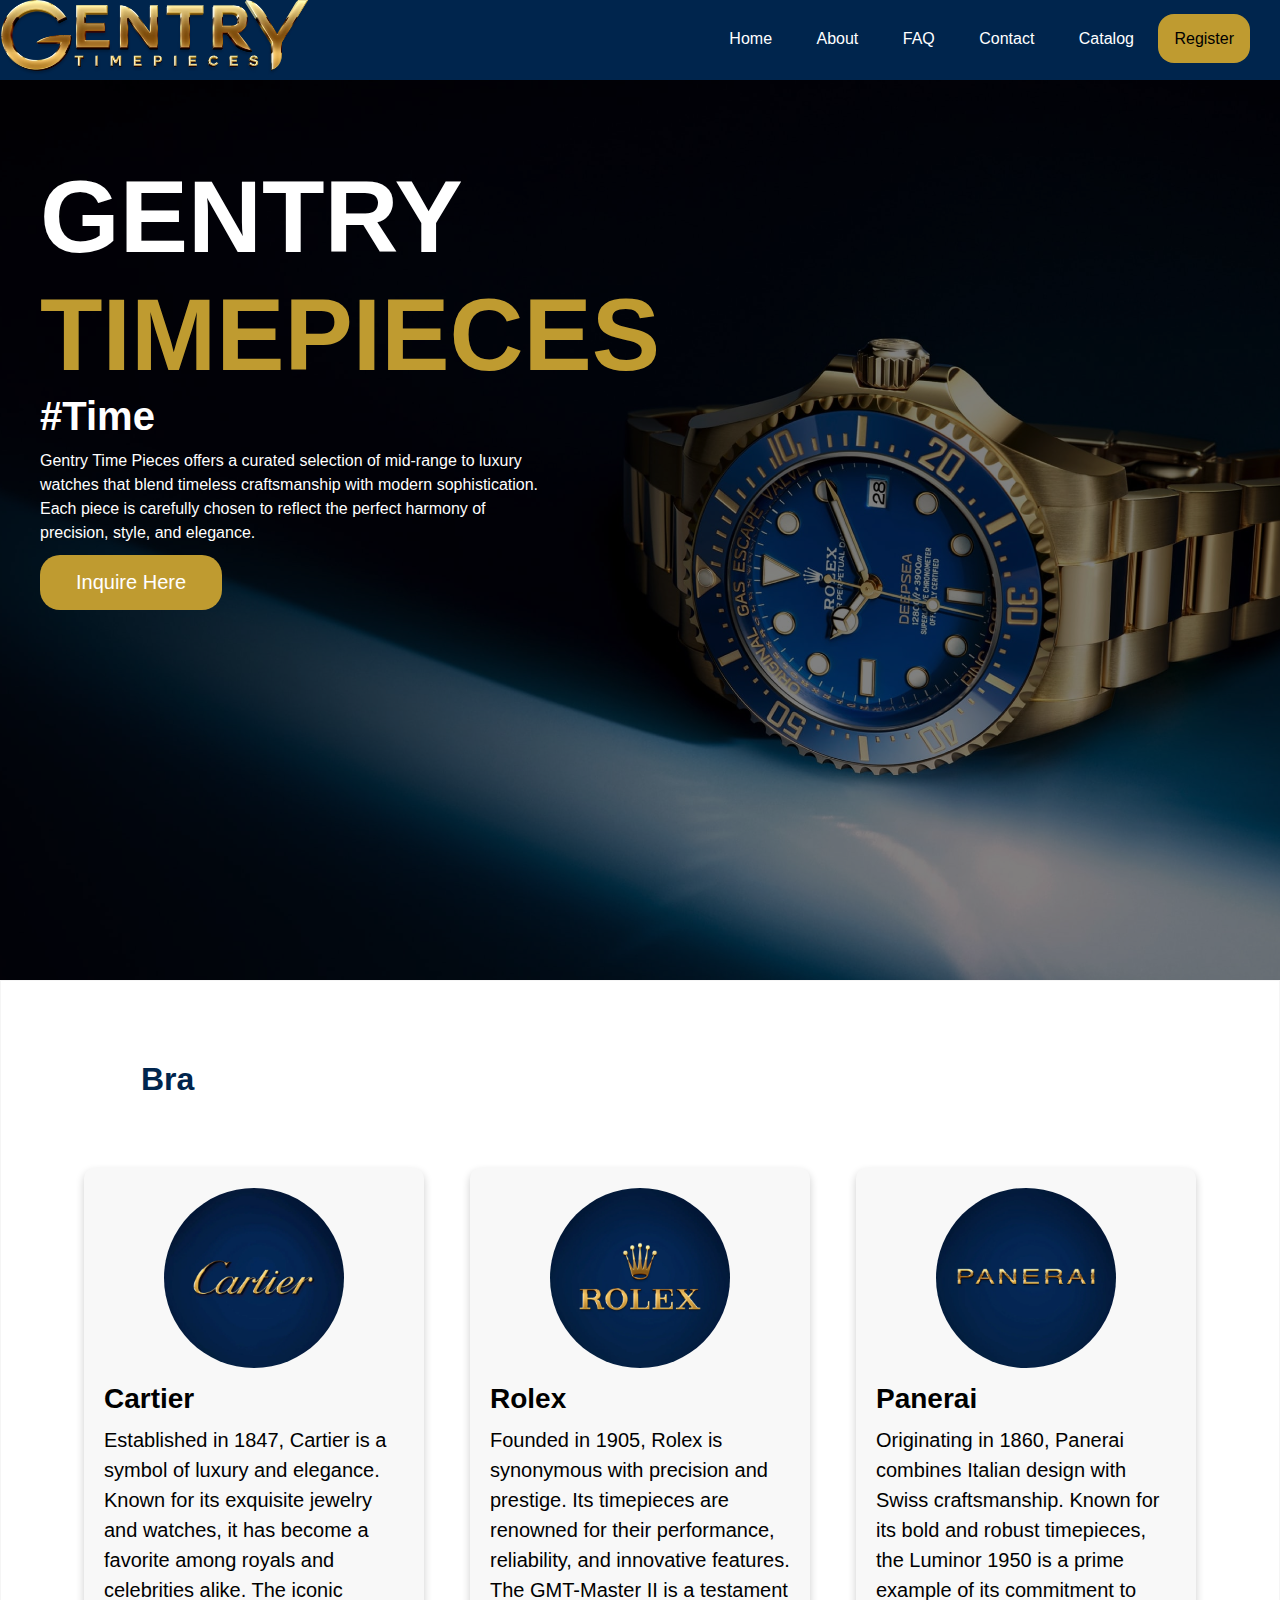
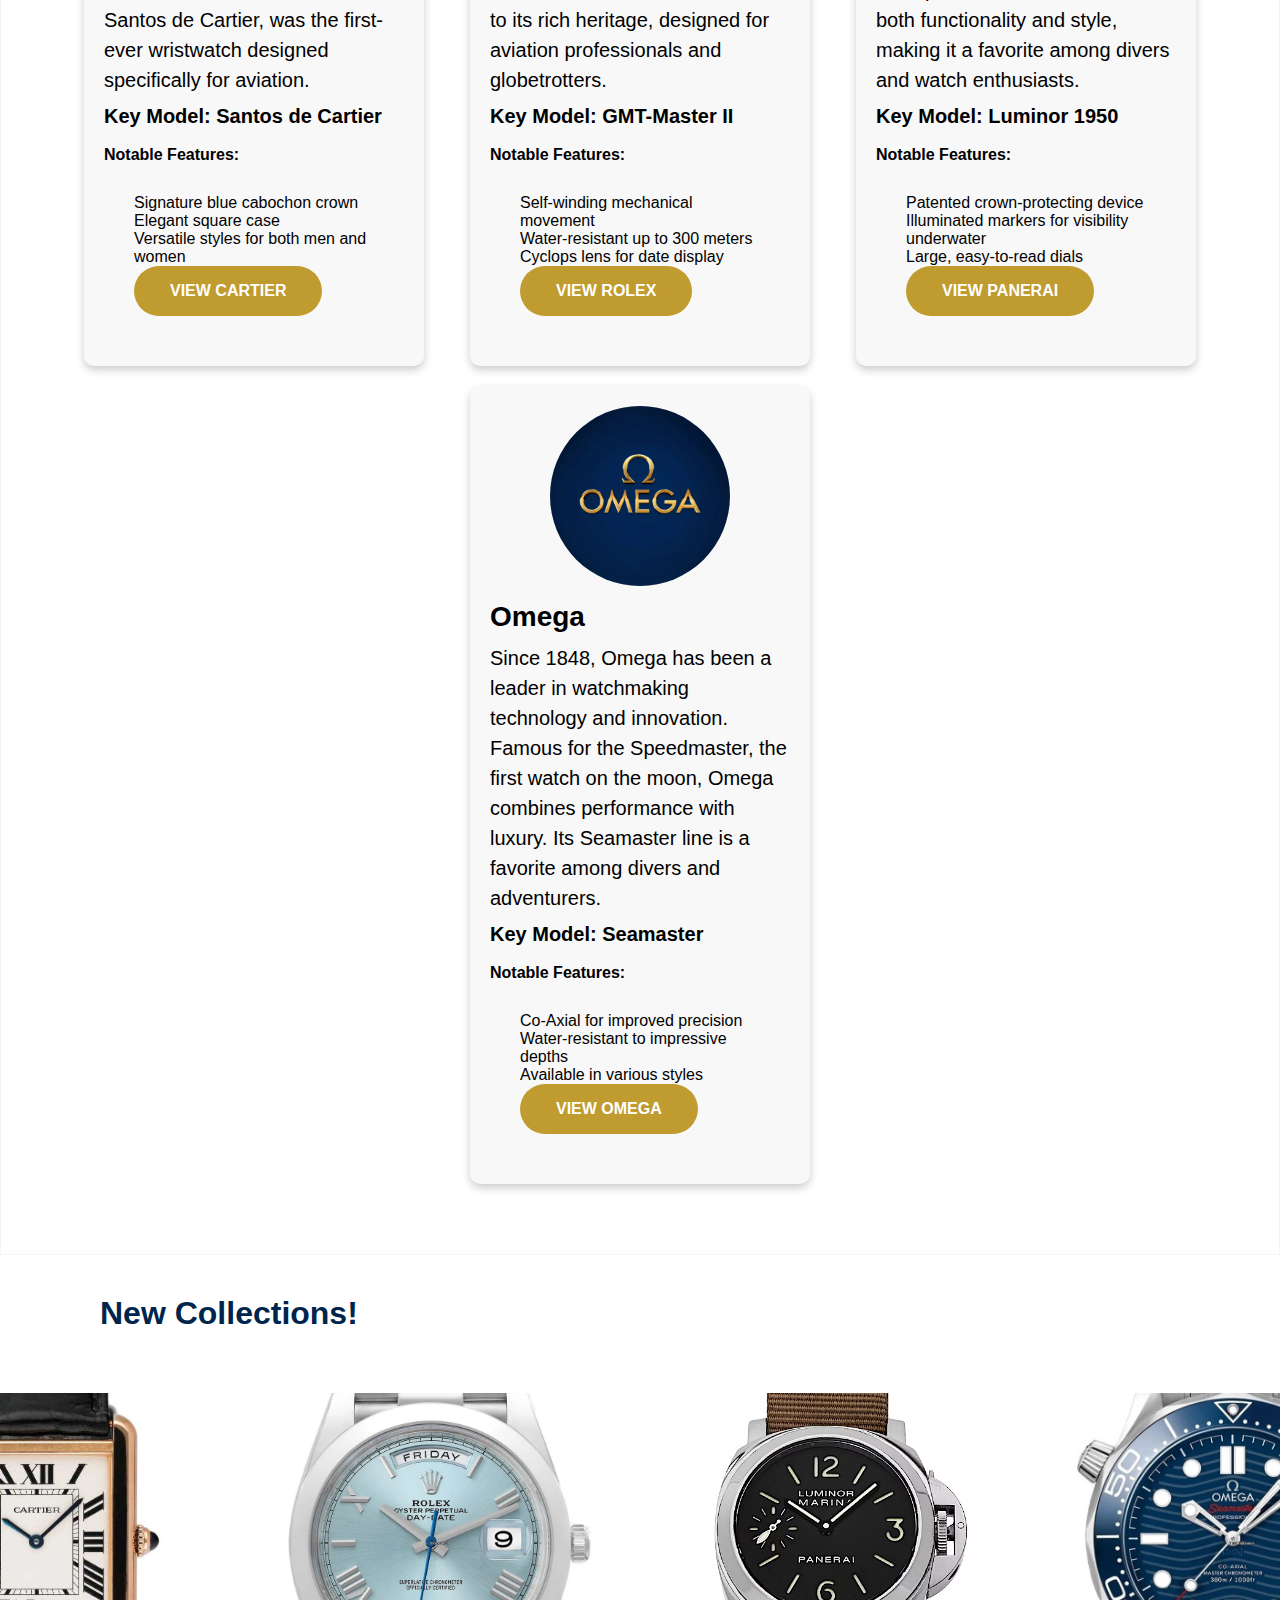
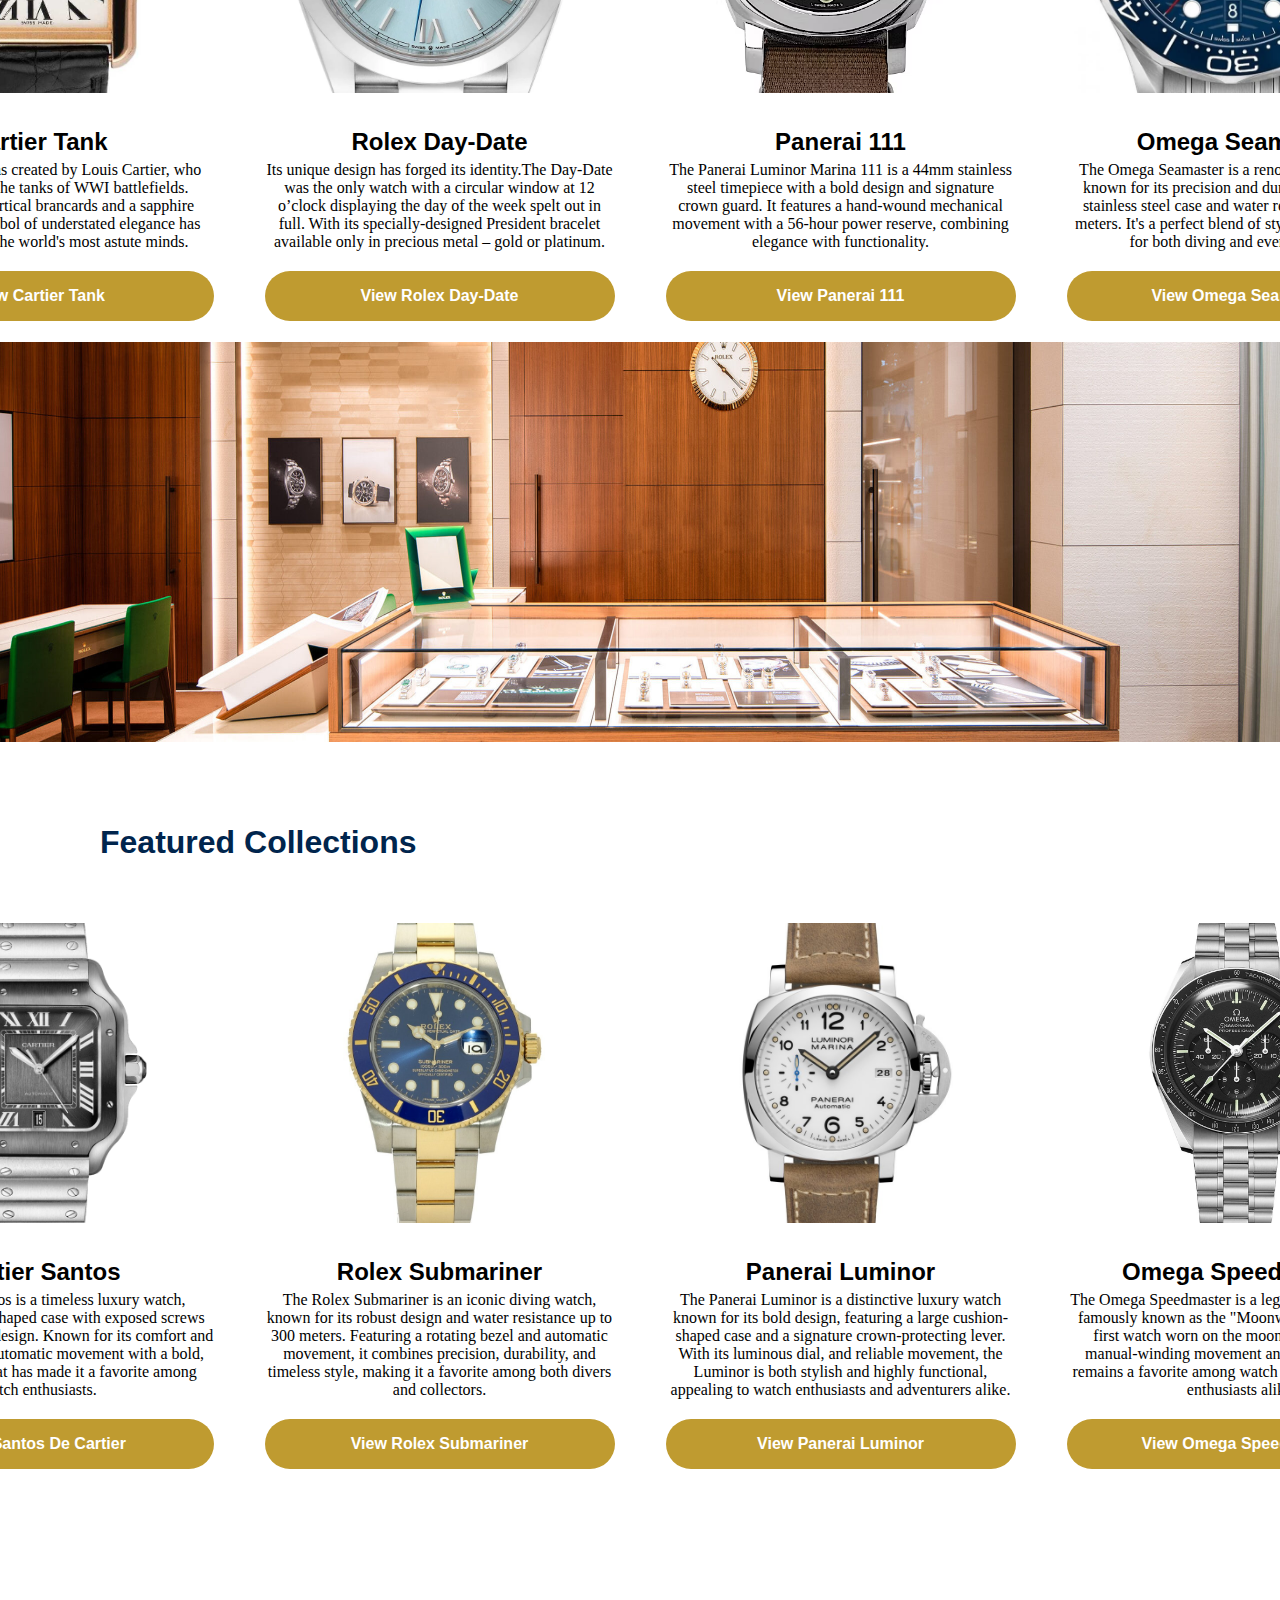
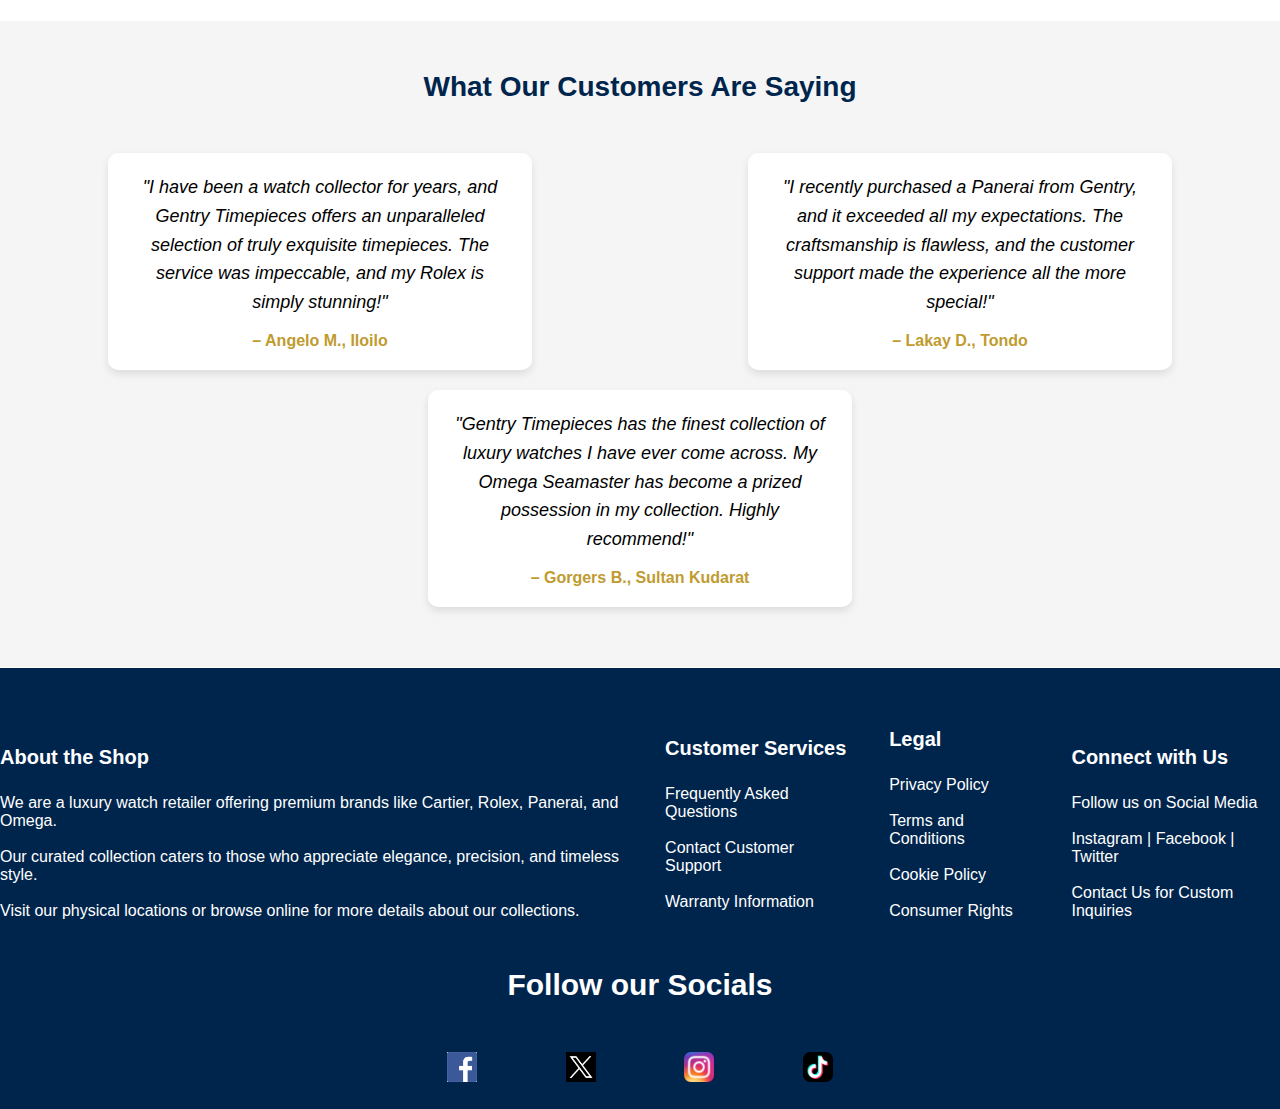
<file: index.html>
<!DOCTYPE html>
<html>
<head>
	<meta charset="utf-8">
	<meta name="viewport" content="width=device-width, initial-scale=1">
	<link rel="stylesheet" href="style.css">
    <script src="script.js" defer></script>
	<title>Gentry Timepieces - Luxury Watches | Cartier, Rolex, Omega</title>

</head>

<body>

	 <div class="container-header">
        <img src="logo.jpg" alt="Gentry Timepieces Logo" class="logo">
        <nav>
            <ul>
                <li><a href="#homescreen"><span style="color:white; ">Home</a></li></span>
                <li class="dropdown">
                    <a href="" class="dropbtn">About</a>
                    <div class="dropdown-content">
                        <a href="#about">Our Story</a>
                        <a href="#">Mission</a>
                        <a href="#">Team</a>
                    </div>
                </li>
                <li class="dropdown">
                    <a href= "#about" class="dropbtn">FAQ</a>
                </li>
                <li class="dropdown">
                    <a href="" class="dropbtn">Contact</a>
                    <div class="dropdown-content">
                        <a href="inquire.html" target="_blank">Email Us</a>
                        <a href="https://www.google.com/maps" target="_blank">Find a Store</a>
                        <a href="inquire.html" target="_blank">Customer Service</a>
                    </div>
                </li>
                <li><a href="#catalog"><span style="color:white;">Catalog</a></li></span>
                <li><a href="register.html" class="login" target="_blank">Register</a></li>
            </ul>
        </nav>
    </div>

<!---ends header----->



	<div class="cover" id="homescreen">
		<p class="head">
			<span style="font-weight: bold;"> GENTRY </span><br>
			<span style="color: #BF9B30; font-weight:bold;">TIMEPIECES</span>
		</p>

            <div id="typed-text-container">
                <h2 id="typed-text"></h2>
            </div>

			<p class="line">
			Gentry Time Pieces offers a curated selection of mid-range to luxury <br> watches that blend timeless craftsmanship with modern sophistication. <br> Each piece is carefully chosen to reflect the perfect harmony of <br> precision, style, and elegance.
		</p>

			<button class="btn"><a href="inquire.html" target="_blank">Inquire Here</button></a>

		</div>

	<div class="content-3">


        <div id="typed-text-container1">
                <h2 id="typed-text1" style="font-size: 32px; text-align: left; margin: 40px 0; color: #00254d; padding-left: 100px;"></h2>
            </div>


    <div class="c3-holder">
        <div class="box-3">
            <img src="cartier.jpeg" alt="Cartier Logo" class="brand-logo">
            <h3 style="font-weight: bold; font-size: 28px;">Cartier</h3>
            <p style="font-size: 20px; line-height: 1.5; padding: 10px 0;">
                Established in 1847, Cartier is a symbol of luxury and elegance. Known for its exquisite jewelry and watches, it has become a favorite among royals and celebrities alike. The iconic Santos de Cartier, was the first-ever wristwatch designed specifically for aviation.
            </p>
            <p style="font-weight: bold; font-size: 20px;">Key Model: Santos de Cartier</p><br>
            <p style="font-weight: bold;">Notable Features:</p>
            <ul>
                <li>Signature blue cabochon crown</li>
                <li>Elegant square case</li>
                <li>Versatile styles for both men and women</li>
                <button class="btn2"><a href="https://www.cartier.com/en-us/watches/collections/" target="_blank"> VIEW CARTIER </button></a>
            </ul>
        </div>
        
        <div class="box-3">
            <img src="rolex.jpeg" alt="Rolex Logo" class="brand-logo">
            <h3 style="font-weight: bold; font-size: 28px;">Rolex</h3>
            <p style="font-size: 20px; line-height: 1.5; padding: 10px 0;">
                Founded in 1905, Rolex is synonymous with precision and prestige. Its timepieces are renowned for their performance, reliability, and innovative features. The GMT-Master II is a testament to its rich heritage, designed for aviation professionals and globetrotters.<br>
            </p>
            <p style="font-weight: bold; font-size: 20px;">Key Model: GMT-Master II</p><br>
            <p style="font-weight: bold;">Notable Features:</p>
            <ul>
                <li>Self-winding mechanical movement</li>
                <li>Water-resistant up to 300 meters</li>
                <li>Cyclops lens for date display</li>
                <button class="btn2"><a href="https://www.rolex.com/en-us" target="_blank"> VIEW ROLEX </button></a>
            </ul>
        </div>

        <div class="box-3">
            <img src="panerai.jpeg" alt="Panerai Logo" class="brand-logo">
            <h3 style="font-weight: bold; font-size: 28px;">Panerai</h3>
            <p style="font-size: 20px; line-height: 1.5; padding: 10px 0;">
                Originating in 1860, Panerai combines Italian design with Swiss craftsmanship. Known for its bold and robust timepieces, the Luminor 1950 is a prime example of its commitment to both functionality and style, making it a favorite among divers and watch enthusiasts.
            </p>
            <p style="font-weight: bold; font-size: 20px;">Key Model: Luminor 1950</p><br>
            <p style="font-weight: bold;">Notable Features:</p>
            <ul>
                <li>Patented crown-protecting device</li>
                <li>Illuminated markers for visibility underwater</li>
                <li>Large, easy-to-read dials</li>
                <button class="btn2"><a href="https://www.panerai.com/en/home.html" target="_blank"> VIEW PANERAI </button></a>
            </ul>
        </div>

        <div class="box-3">
            <img src="omega.jpeg" alt="Omega Logo" class="brand-logo">
            <h3 style="font-weight: bold; font-size: 28px;">Omega</h3>
            <p style="font-size: 20px; line-height: 1.5; padding: 10px 0;">
                Since 1848, Omega has been a leader in watchmaking technology and innovation. Famous for the Speedmaster, the first watch on the moon, Omega combines performance with luxury. Its Seamaster line is a favorite among divers and adventurers.
            </p>
            <p style="font-weight: bold; font-size: 20px;">Key Model: Seamaster</p><br>
            <p style="font-weight: bold;">Notable Features:</p>
            <ul>
                <li>Co-Axial for improved precision</li>
                <li>Water-resistant to impressive depths</li>
                <li>Available in various styles</li>
                <button class="btn2"><a href="https://www.omegawatches.com/" target="_blank"> VIEW OMEGA </button></a>
            </ul>
        </div>
    </div>
</div>


		<div class="content-4"  id="catalog">

			<h2 style="font-size: 32px; text-align: left; margin: 40px 0; color: #00254d; padding-left: 100px;">New Collections!</h2>
        <div id="results"></div>

			<div class="container-4">

				<div class="c4-holder">

				<div class="box2">
				<img src="cartier2.jpeg" class="zoom">

				<h2 style="padding: 5px;">Cartier Tank</h2>

				<p style="justify-content: center; font-family: serif; padding-bottom: 20px;  font-size: 16px;">The Tank watch was created by Louis Cartier, who designed it after the tanks of WWI battlefields. Defined by flat vertical brancards and a sapphire cabochon, this symbol of understated elegance has since captivated the world's most astute minds.</p>

				<button class="btn2"><a href="https://www.cartier.com/en-us/watches/collections/tank/" target="_blank"> View Cartier Tank </button></a>


				
			</div>
			<div class="box2">
				<img src="rolex2.jpeg" class="zoom">

				<h2 style="padding: 5px;">Rolex Day-Date</h2>

				<p style="justify-content: center; font-family: serif; padding-bottom: 20px;  font-size: 16px;">Its unique design has forged its identity.The Day-Date was the only watch with a circular window at 12 o’clock displaying the day of the week spelt out in full. With its specially-designed President bracelet available only in precious metal – gold or platinum. </p>

				<button class="btn2"> <a href="https://www.rolex.com/search?q=president" target="_blank"> View Rolex Day-Date </button></a>

				
			</div>

			<div class="box2">
				<img src="panerai2.jpeg" class="zoom">

				<h2 style="padding: 5px;">Panerai 111</h2>

				<p style="justify-content: center; font-family: serif; padding-bottom: 20px;  font-size: 16px;">The Panerai Luminor Marina 111 is a 44mm stainless steel timepiece with a bold design and signature crown guard. It features a hand-wound mechanical movement with a 56-hour power reserve, combining elegance with functionality.</p>

				<button class="btn2"><a href="https://www.panerai.com/en/search/free-search.html?q=pam%20111" target="_blank"> View Panerai 111 </button></a>

			</div>

			<div class="box2">
				<img src="omega2.jpeg" class="zoom">

				<h2 style="padding: 5px;">Omega Seamaster</h2>

				<p style="justify-content: center; font-family: serif; padding-bottom: 20px;  font-size: 16px;">The Omega Seamaster is a renowned diving watch known for its precision and durability, featuring a stainless steel case and water resistance up to 300 meters. It's a perfect blend of style and functionality for both diving and everyday wear.</p>

				<button class="btn2"><a href="https://www.omegawatches.com/watches/seamaster" target="_blank"> View Omega Seamaster </button></a>

			</div>

		</div>

	</div>

        

        <div class="slideshow-container">

  <div class="mySlides fade">

    <img src="rolexbg.jpg" style="width:100%; height: 400px;">

  </div>

  <div class="mySlides fade">

    <img src="rolexbg2.jpeg" style="width:100%; height: 400px;">

  </div>

  <div class="mySlides fade">

    <img src="omegabg.jpg" style="width:100%; height: 400px;">

  </div>

</div>
<br>
			<div class="content-5">

                <h2 style="font-size: 32px; text-align: left; margin: 40px 0; color: #00254d; padding-left: 100px; padding-bottom: 70px;">Featured Collections</h2>

			<div class="container-5">

				<div class="c5-holder">

				<div class="box2">
				<img src="cartier3.jpeg" class="zoom">

				<h2 style="padding: 5px;">Cartier Santos</h2>

				<p style="justify-content: center; font-family: serif; padding-bottom: 20px;  font-size: 16px;">The Cartier Santos is a timeless luxury watch, featuring a square-shaped case with exposed screws and a sleek, elegant design. Known for its comfort and style, it combines automatic movement with a bold, iconic aesthetic that has made it a favorite among watch enthusiasts.</p>

				<button class="btn2"><a href="https://www.cartier.com/en-us/watches/collections/santos-de-cartier/" target="_blank"> View Santos De Cartier </button></a>


				
			</div>
			<div class="box2">
				<img src="rolex3.jpeg" class="zoom">

				<h2 style="padding: 5px;">Rolex Submariner</h2>

				<p style="justify-content: center; font-family: serif; padding-bottom: 20px;  font-size: 16px;">The Rolex Submariner is an iconic diving watch, known for its robust design and water resistance up to 300 meters. Featuring a rotating bezel and automatic movement, it combines precision, durability, and timeless style, making it a favorite among both divers and collectors.</p>

				<button class="btn2"> <a href="https://www.rolex.com/watches/submariner?gclid=Cj0KCQjwi5q3BhCiARIsAJCfuZn_qNvwI-ANJf_kllp_HTuTr2sjRbzFa_U5S6qwAkieR18CEY67zNcaAm2TEALw_wcB&ef_id=Cj0KCQjwi5q3BhCiARIsAJCfuZn_qNvwI-ANJf_kllp_HTuTr2sjRbzFa_U5S6qwAkieR18CEY67zNcaAm2TEALw_wcB:G:s&s_kwcid=AL!141!3!652201869825!e!!g!!rolex%20submariner!8682032080!89679907880&gad_source=1" target="_blank"> View Rolex Submariner </button></a>

				
			</div>

			<div class="box2">
				<img src="panerai3.jpeg" class="zoom">

				<h2 style="padding: 5px;">Panerai Luminor</h2>

				<p style="justify-content: center; font-family: serif; padding-bottom: 20px;  font-size: 16px;">The Panerai Luminor is a distinctive luxury watch known for its bold design, featuring a large cushion-shaped case and a signature crown-protecting lever. With its luminous dial, and reliable movement, the Luminor is both stylish and highly functional, appealing to watch enthusiasts and adventurers alike.</p>

				<button class="btn2"><a href="https://www.chrono24.ph/panerai/luminor-1950--mod1954.htm?srsltid=AfmBOoqjK0Xv9aSi2rPPxoJkZefEliO9amNY6rd1U68aF-9-_gVwx_MX" target="_blank"> View Panerai Luminor </button></a>

			</div>

			<div class="box2">
				<img src="omega3.jpeg" class="zoom">

				<h2 style="padding: 5px;">Omega Speedmaster</h2>

				<p style="justify-content: center; font-family: serif; padding-bottom: 20px;  font-size: 16px;">The Omega Speedmaster is a legendary chronograph, famously known as the "Moonwatch" for being the first watch worn on the moon. With its precise manual-winding movement and classic design, it remains a favorite among watch collectors and space enthusiasts alike.</p>

				<button class="btn2"><a href="https://www.omegawatches.com/watches/speedmaster" target="_blank"> View Omega Speedmaster</button></a>

			</div>

		</div>

	</div>

	<div class="content-6">
    <h2 class="testimonial-title">What Our Customers Are Saying</h2>

    <div class="testimonial-holder">
        <div class="testimonial-box">	
            <p class="testimonial-quote">"I have been a watch collector for years, and Gentry Timepieces offers an unparalleled selection of truly exquisite timepieces. The service was impeccable, and my Rolex is simply stunning!"</p>
            <p class="testimonial-name">– Angelo M., Iloilo</p>
        </div>

        <div class="testimonial-box">
            <p class="testimonial-quote">"I recently purchased a Panerai from Gentry, and it exceeded all my expectations. The craftsmanship is flawless, and the customer support made the experience all the more special!"</p>
            <p class="testimonial-name">– Lakay D., Tondo</p>
        </div>

        <div class="testimonial-box">
            <p class="testimonial-quote">"Gentry Timepieces has the finest collection of luxury watches I have ever come across. My Omega Seamaster has become a prized possession in my collection. Highly recommend!"</p>
            <p class="testimonial-name">– Gorgers B., Sultan Kudarat</p>
        </div>
    </div>
</div>


<div class="footer" id="about">
    <div class="holder-footer">
        <div class="box-f">
            <p style="font-size:20px; font-weight: bold; padding-bottom:25px; color: white;">About the Shop</p>
            <p style="color: white;">
                We are a luxury watch retailer offering premium brands like Cartier, Rolex, Panerai, and Omega. <br><br>
                Our curated collection caters to those who appreciate elegance, precision, and timeless style. <br><br>
                Visit our physical locations or browse online for more details about our collections.
            </p>
        </div>

        <div class="box-f">
            <p style="font-size:20px; font-weight: bold;padding-bottom:25px; color: white;">Customer Services</p>
            <p style="color:white;">
                Frequently Asked Questions<br><br>
                Contact Customer Support<br><br>
                Warranty Information<br><br>
            </p>
        </div>

        <div class="box-f">
            <p style="font-size:20px; font-weight: bold;padding-bottom:25px; color:white;">Legal</p>
            <p style="color:white;">
                Privacy Policy<br><br>
                Terms and Conditions<br><br>
                Cookie Policy<br><br>
                Consumer Rights<br><br>
            </p>
        </div>

        <div class="box-f">
            <p style="font-size:20px; font-weight: bold;padding-bottom:25px; color:white;">Connect with Us</p>
            <p style="color:white;">
                Follow us on Social Media<br><br>
                Instagram | Facebook | Twitter<br><br>
                Contact Us for Custom Inquiries
            </p>
        </div>
    </div>


	<p style="background: #00254d; color:white; text-align:center; font-weight:bold; font-size:30px; padding: 30px;">Follow our Socials</p>
    <div class="social-icons" style="text-align: center; padding: 20px 0; background-color: #00254d;">
        <a href="https://www.facebook.com" target="_blank" style="margin: 0 10px;">
            <img src="facebook-icon.png" alt="Facebook" style="width: 30px;">
        </a>
        <a href="https://www.twitter.com" target="_blank" style="margin: 0 10px;">
            <img src="twitter-icon.png" alt="Twitter" style="width: 30px;">
        </a>
        <a href="https://www.instagram.com" target="_blank" style="margin: 0 10px;">
            <img src="instagram-icon.png" alt="Instagram" style="width: 30px;">
        </a>
        <a href="https://www.tiktok.com/en/" target="_blank" style="margin: 0 10px;">
            <img src="tiktok-icon.png" alt="Tiktok" style="width: 30px;">
        </a>
    </div>
</div>




</body>
</html>
</file>
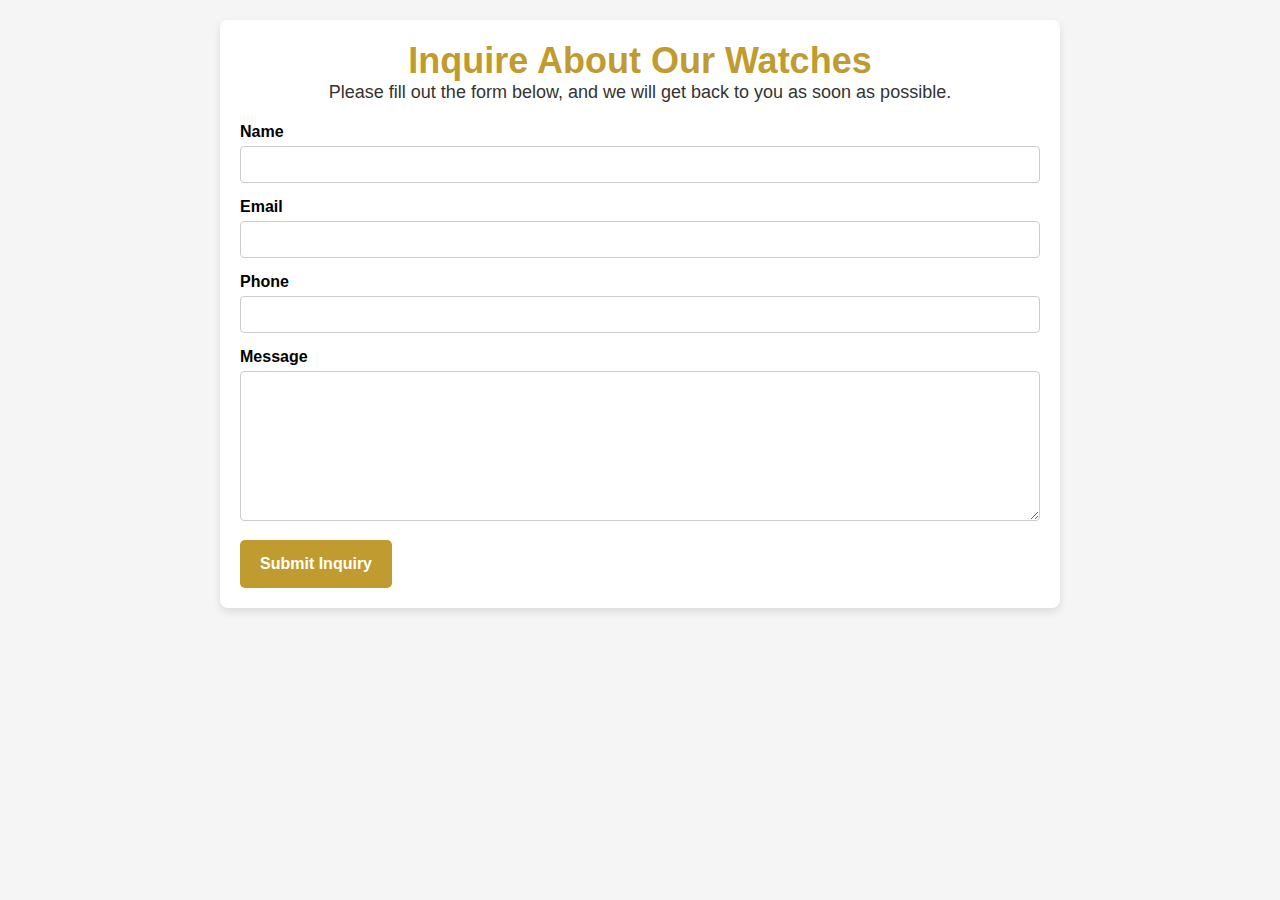
<file: inquire.html>
<!DOCTYPE html>
<html>
<head>
	<meta charset="utf-8">
	<meta name="viewport" content="width=device-width, initial-scale=1">
	<link rel="stylesheet" href="style.css">
	<title>Gentry Timepieces - Inquiry Form</title>
	<style>
		body {
			font-family: Arial, sans-serif;
			margin: 0;
			padding: 0;
			background-color: #f5f5f5;
		}
		.container {
			max-width: 800px;
			margin: 20px auto;
			padding: 20px;
			background-color: #fff;
			border-radius: 8px;
			box-shadow: 0px 4px 8px rgba(0, 0, 0, 0.1);
		}
		.header {
			text-align: center;
			margin-bottom: 20px;
		}
		.header h1 {
			color: #BF9B30;
			margin: 0;
			font-size: 36px;
		}
		.header p {
			font-size: 18px;
			color: #333;
		}
		.form-group {
			margin-bottom: 15px;
		}
		.form-group label {
			display: block;
			font-weight: bold;
			margin-bottom: 5px;
		}
		.form-group input, .form-group textarea {
			width: 100%;
			padding: 10px;
			border: 1px solid #ccc;
			border-radius: 4px;
			box-sizing: border-box;
		}
		.form-group textarea {
			resize: vertical;
			height: 150px;
		}
		.btn-submit {
			background-color: #BF9B30;
			color: #fff;
			padding: 15px 20px;
			border: none;
			border-radius: 5px;
			cursor: pointer;
			font-size: 16px;
			font-weight: bold;
			text-align: center;
			text-decoration: none;
			display: inline-block;
		}
		.btn-submit:hover {
			background-color: #4a4a4a;
		}
		
	</style>
</head>

<body>
	<div class="container">
		<div class="header">
			<h1>Inquire About Our Watches</h1>
			<p>Please fill out the form below, and we will get back to you as soon as possible.</p>
		</div>

		<form action="your-server-endpoint" method="post">
			<div class="form-group">
				<label for="name">Name</label>
				<input type="text" id="name" name="name" required>
			</div>
			<div class="form-group">
				<label for="email">Email</label>
				<input type="email" id="email" name="email" required>
			</div>
			<div class="form-group">
				<label for="phone">Phone</label>
				<input type="tel" id="phone" name="phone">
			</div>
			<div class="form-group">
				<label for="message">Message</label>
				<textarea id="message" name="message" required></textarea>
			</div>
			<button type="submit" class="btn-submit">Submit Inquiry</button>
		</form>
	</div>
</body>
</html>
</file>
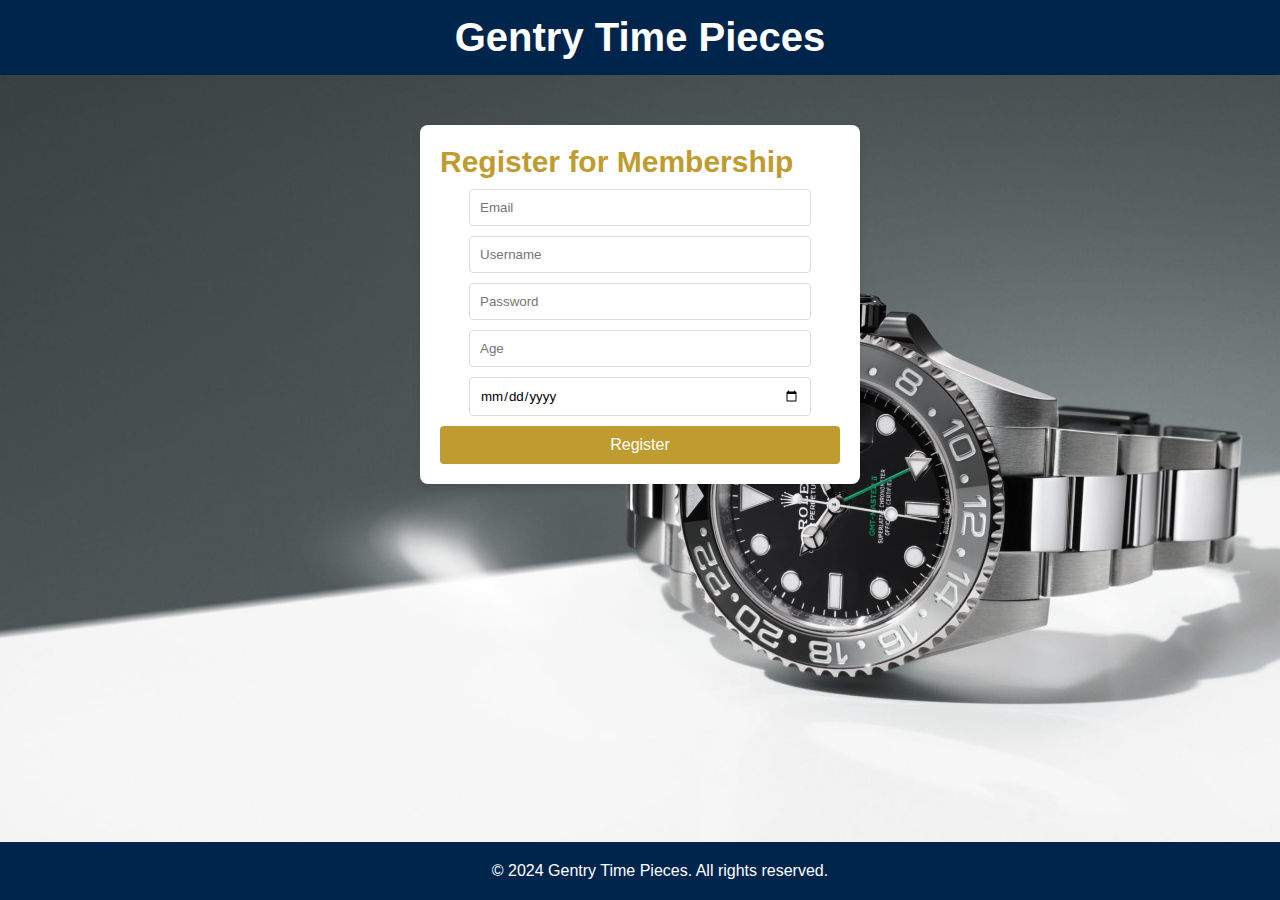
<file: register.html>
<!DOCTYPE html>
<html>
<head>
    <meta charset="utf-8">
    <meta name="viewport" content="width=device-width, initial-scale=1">
    <link rel="stylesheet" href="style.css">
    <title>Register - Gentry Time Pieces</title>
    <style>
        body {
            font-family: Arial, sans-serif;
            margin: 0;
            padding: 0;
            background: url('bgr.jpg') no-repeat center center fixed;
            background-size: cover;
        }

        .header {
            background-color: #00254d;
            color: white;
            padding: 15px;
            text-align: center;
            font-size: 40px;
            font-weight: bold;
        }

        .header p {
            margin: 0;
        }

        .form-container {
            max-width: 400px;
            margin: 50px auto;
            padding: 20px;
            background-color: white;
            border-radius: 8px;
            box-shadow: 0px 4px 8px rgba(0, 0, 0, 0.1);
            font-size: 20px;
        }

        .form-container h2 {
            margin-top: 0;
            color: #BF9B30;
        }

        .form-container input {
            width: 80%; /* Adjusted width */
            padding: 10px;
            margin: 10px auto; /* Center align with margin auto */
            border: 1px solid #ddd;
            border-radius: 4px;
            display: block; /* Ensure inputs are block elements for width */
        }

        .form-container button {
            background-color: #BF9B30;
            color: white;
            border: none;
            padding: 10px;
            border-radius: 4px;
            cursor: pointer;
            width: 100%;
            font-size: 16px;
        }

        .form-container button:hover {
            background-color: #a87d25;
        }

        .footer {
            background-color: #00254d;
            color: white;
            text-align: center;
            padding: 20px;
            position: absolute;
            bottom: 0;
            width: 100%;
        }
    </style>
</head>

<body>
    <div class="header">
        <p>Gentry Time Pieces</p>
    </div>

    <div class="form-container">
        <h2>Register for Membership</h2>
        <form action="submit_registration.php" method="post">
            <input type="email" name="email" placeholder="Email" required>
            <input type="text" name="username" placeholder="Username" required>
            <input type="password" name="password" placeholder="Password" required>
            <input type="text" name="age" id="age" placeholder="Age" required>
            <input type="date" name="date_of_birth" required>
            <button type="submit">Register</button>
        </form>
    </div>

    <div class="footer">
        <p>&copy; 2024 Gentry Time Pieces. All rights reserved.</p>
    </div>
</body>
</html>
</file>
<file: style.css>
*{
			margin: 0;
			padding: 0;
			font-family: arial;
		}

		html {
    		scroll-behavior: smooth; /* Enables smooth scrolling */
		}

		.logo {
	    	height: 75px;
	    	margin-right: 20px; 
		}

		.container-header{
			height: 80px;
			width: auto;
			background-color: #00254d;
			display: flex;
			justify-content: space-between;
		}

		.dropdown {
			padding-bottom: 10px;
	        position: relative;
	        display: inline-block;
	        }

	    .dropdown-content {
	        display: none;
	        position: absolute;
	        color: white;
	        background-color: #00254d;
	        min-width: 160px;
	        box-shadow: 0px 8px 16px 0px rgba(0,0,0,0.2);
	        z-index: 1;
	        border-radius: 20px;
	        }

	    .dropdown-content a {
	        color: white;
	        padding: 12px 16px;
	        text-decoration: none;
	        display: block;
	        padding: 20px;
	        }

	    .dropdown-content a:hover {
	     	background-color: #BF9B30;
	     	padding: 20px;
	     	}

	    .dropdown:hover .dropdown-content {
	        display: block;
	        }

	    .dropdown:hover .dropbtn {
	        background-color: #BF9B30;
	        padding: 20px;
	        }

		.login{
			color: black;
			background-color: #BF9B30;
			padding: 16px;
		}

		ul{
			float:right;
			padding: 30px;
		}

		li{
			list-style: none;
			display: inline-block;
		}

		a{
			text-decoration: none;
			color: white;
			padding: 20px;
			border-radius: 16px;
		}

		a:hover{
			font-weight: bold;
			color: white;
		}

		.cover{
			height: 600px;
			width: auto;
			padding-left: 40px;
			background-image: url('wvsu.jpeg');
			background-size: cover;
			background-position: center;
			background-repeat: no-repeat;
			background-blend-mode: multiply;
			background-color: gray;
			min-height: 100vh;
	    	color: white;

		}

		.btn{
			padding: 16px;
			background-color: #BF9B30;
			color: #ffff;
			border: black;
			font-size: 20px;
			cursor: pointer;
			transition: transform 0.3s ease;
			border-radius: 20px;
		}

		.btn:hover{
			transform: scale(1.1);
		}

		.line{
			line-height: 1.5;
			padding-top: 10px;
			padding-bottom: 10px
		}

		.head{
			font-size: 8vw;
			padding-top: 78px;
		}

		.content-1 {
			height: 500px;
			width: auto;
			background-color: white;
		}

		.container-1{
			display: flex;
			grid-gap: 10px;
			justify-content: center;
			align-items: center; 
			padding: 150px;
		}

		.c1-holder{
			height: 700px;
			grid-gap: 1px;
			display: flex;
			align-items: center;
			justify-content: center;
		}

		.box {
			height: 300px;
			width: 350px;
			padding: 10px;
			justify-content: center;
			flex-direction: column;
			display: flex;
			text-align: center;
		}

		.box img{
			height: 100%;
			object-fit: cover;
			text-align: center;
			padding-bottom: 30px;
			border-radius: 50%;
		}

		.box img:hover {
	  		transform: scale(1.05);
	  		transition: transform 0.3s ease;
		}


		.box2 {
			height: 300px;
			width: 350px;
			padding: 25px;
			justify-content: center;
			flex-direction: column;
			display: flex;
			text-align: center;
		}

		.box2 img{
			box-sizing: 20px;
			height: 100%;
			width: auto;
			object-fit: cover;
			text-align: center;
			padding-bottom: 30px;
			box-sizing: 20px;
		}

		.box2 img:hover {
	  		transform: scale(1.05);
	  		transition: transform 0.3s ease;
		}

		.btn2 {
			padding: 16px;
			background-color:#BF9B30;
			color: #ffff;
			border: none;
			font-size: 16px;
			cursor: pointer;
			transition: transform 0.3s ease;
			border-radius: 30px;
			font-weight: bold;
		}

		.btn2:hover {
			transform: scale(1.1);
			color: white;
			background-color: #00254d;
		}

		.container-footer {
			height: 80px;
			width: auto;
			background-color: darkorange;
		}

		ul{
			float:right;
			padding: 30px;
		}

		li{
			list-style: none;
			display: inline-block;
		}

		a{
			text-decoration: none;
			color: white;
			padding: 20px;
			border-radius: 16px;
		}

		a:hover{
			font-size: 17px;
			color: whitesmoke;
			padding: 20px;
			border-radius: 16px;
		}

		.content-3{
			background-color: white;
			border: 1px solid whitesmoke;
			padding: 40px;
		}

		.c3-holder {
    		display: flex;
    		justify-content: space-around;
    		flex-wrap: wrap;
    		margin: 0 auto;
    		padding: 20px;
		}

		.box-3 {
    		background-color: #f8f8f8;
    		border-radius: 10px;
    		box-shadow: 0 4px 8px rgba(0, 0, 0, 0.2);
    		padding: 20px;
    		margin: 10px;
    		width: 300px;
    		transition: transform 0.3s ease;
		}

		.box-3:hover {
    		transform: scale(1.05);
		}

		.box-3 img {
			border-radius: 50%;
			width: 60%;
		}

		.brand-logo {
    		width: 100px;
    		height: auto;
    		margin-bottom: 15px;
    		display: block;
    		margin-left: auto;
    		margin-right: auto;
		}

		.content-4 {
			height: 300px;
			width: auto;
			background-color: white;
		}

		.container-4{
			display: flex;
			grid-gap: 1px;
			justify-content: center;
			align-items: center; 
			padding: 10px;
		}

		.c4-holder{
			height: 550px;
			grid-gap: 1px;
			display: flex;
			align-items: center;
			justify-content: center;
			padding-bottom: -100px;
		}

		.content-5 {
			height: auto;
			width: auto;
			background-color: white;
			padding-top: 20px;
		}

		.container-5{
			display: flex;
			grid-gap: 1px;
			justify-content: center;
			align-items: center; 
			padding: 50px;

		}

		.c5-holder{
			height: 350px;
			grid-gap: 1px;
			display: flex;
			align-items: center;
			justify-content: center;
			padding-bottom: 200px;
		}		


		.content-6 {
	    	padding: 50px 0;
	    	background-color: #f5f5f5;
	    	text-align: center;
		}

		.testimonial-title {
	    	font-size: 28px;
	    	font-weight: bold;
	    	color: #00254d;
	    	margin-bottom: 40px;
		}

		.testimonial-holder {
	    	display: flex;
	    	justify-content: space-around;
	    	align-items: center;
	    	flex-wrap: wrap;
		}

		.testimonial-box {
	    	width: 30%;
	    	padding: 20px;
	    	margin: 10px;
	    	background-color: #ffffff;
	    	box-shadow: 0 4px 8px rgba(0, 0, 0, 0.1);
	    	border-radius: 10px;
		}

		.testimonial-quote {
	    	font-style: italic;
	    	font-size: 18px;
	    	line-height: 1.6;
	    	margin-bottom: 15px;
		}

		.testimonial-name {
	    	font-weight: bold;
	    	color: #BF9B30;
		}

		.holder-footer{
			display: flex;
			justify-content: center;
			align-items: center;
			grid-gap: 40px;
			border-top: 1px solid white;
			padding-top: 60px;
			background-color: #00254d;
		}

		.sign-holder{
			padding-top: 40px;
			background-color: #00254d;
		}

		.social-icons a {
	  		color: #555;
	  		font-size: 30px;
	  		margin: 0 10px;
	  		text-decoration: none;
	  		transition: color 0.3s;
		}

		.social-icons a:hover {
	  		color: #000;
		}

		.social-icons img {
	    	width: 30px;
	    	margin: 0 10px;
		}

		@media (max-width: 1200px) {
    	.container-1, .container-4, .container-5, .c3-holder, .testimonial-holder, .holder-footer {
        	grid-template-columns: repeat(2, 1fr);
    		}
		}

		@media (max-width: 768px) {
    	.container-1, .container-4, .container-5, .c3-holder, .testimonial-holder, .holder-footer {
        	grid-template-columns: 1fr;
    	}

    	.container-header nav ul {
        	flex-direction: column;
        	text-align: center;
    	}

    	.cover {
        	padding: 40px 20px;
    	}

    	.cover p {
        	font-size: 18px;
    	}

		@media (max-width: 480px) {
    		.container-header nav ul {
       		 padding: 10px;
    	}

    	#typed-text-container {
    		font-size: 2rem;
    		text-align: center;
    		padding: 20px;
   		 	margin-top: 50px;
    		color: #00254d;
		}

		#typed-text {
    		display: inline-block;
    		border-right: 2px solid black;
    		padding-right: 5px;
    		white-space: nowrap;
    		overflow: hidden;
    		font-weight: bold;
		}

		#typed-text-container1 {
    		font-size: 2rem;
    		text-align: center;
    		padding: 20px;
   		 	margin-top: 50px;
    		color: #00254d;
		}

		#typed-text1 {
    		display: inline-block;
    		border-right: 2px solid black;
    		padding-right: 5px;
    		white-space: nowrap;
    		overflow: hidden;
    		font-weight: bold;
		}

		img {
    		opacity: 0;
    		transition: opacity 1s ease-in-out;
		}

		img.visible {
   			 opacity: 1;
		}


		.slideshow-container {
  max-width: 1000px;
  position: relative;
  margin: auto;
  padding-top: 50px;
}

/* Hide the images by default */
.mySlides {
  display: none;
  transition: opacity 1s ease-in-out; /* Smooth transition for opacity */
}

/* Navigation Buttons */
.next {
  right: 0;
  border-radius: 3px 0 0 3px;
}

/* On hover, add a black background color with a little bit see-through */
.prev:hover, .next:hover {
  background-color: rgba(0, 0, 0, 0.8);
  transition: background-color 0.3s ease; /* Smooth hover effect */
}

/* Fade Animation */
.fade {
  animation-name: fade;
  animation-duration: 3s; /* Adjusted duration for smooth fade */
  animation-timing-function: ease-in-out; /* Smooth easing */
}

@keyframes fade {
  from { opacity: 0.4; }
  to { opacity: 1; }
}
</file>
